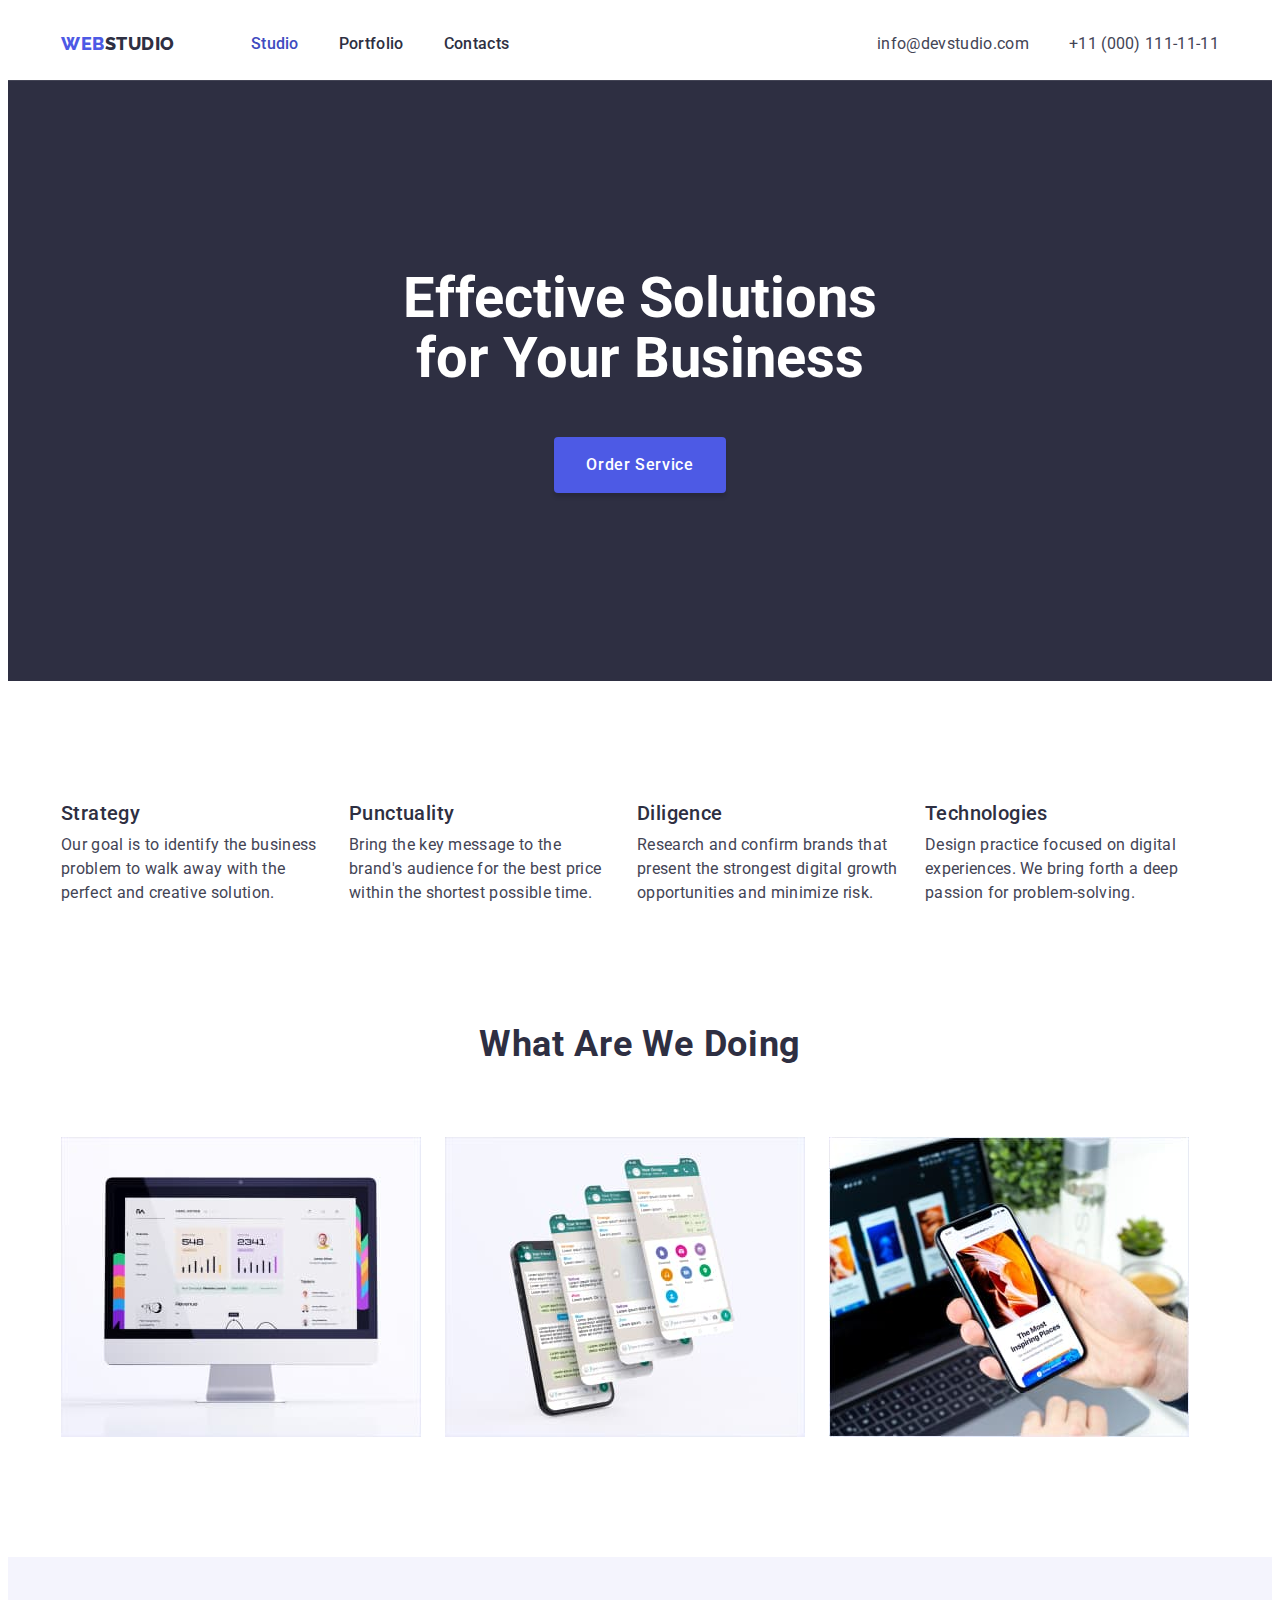
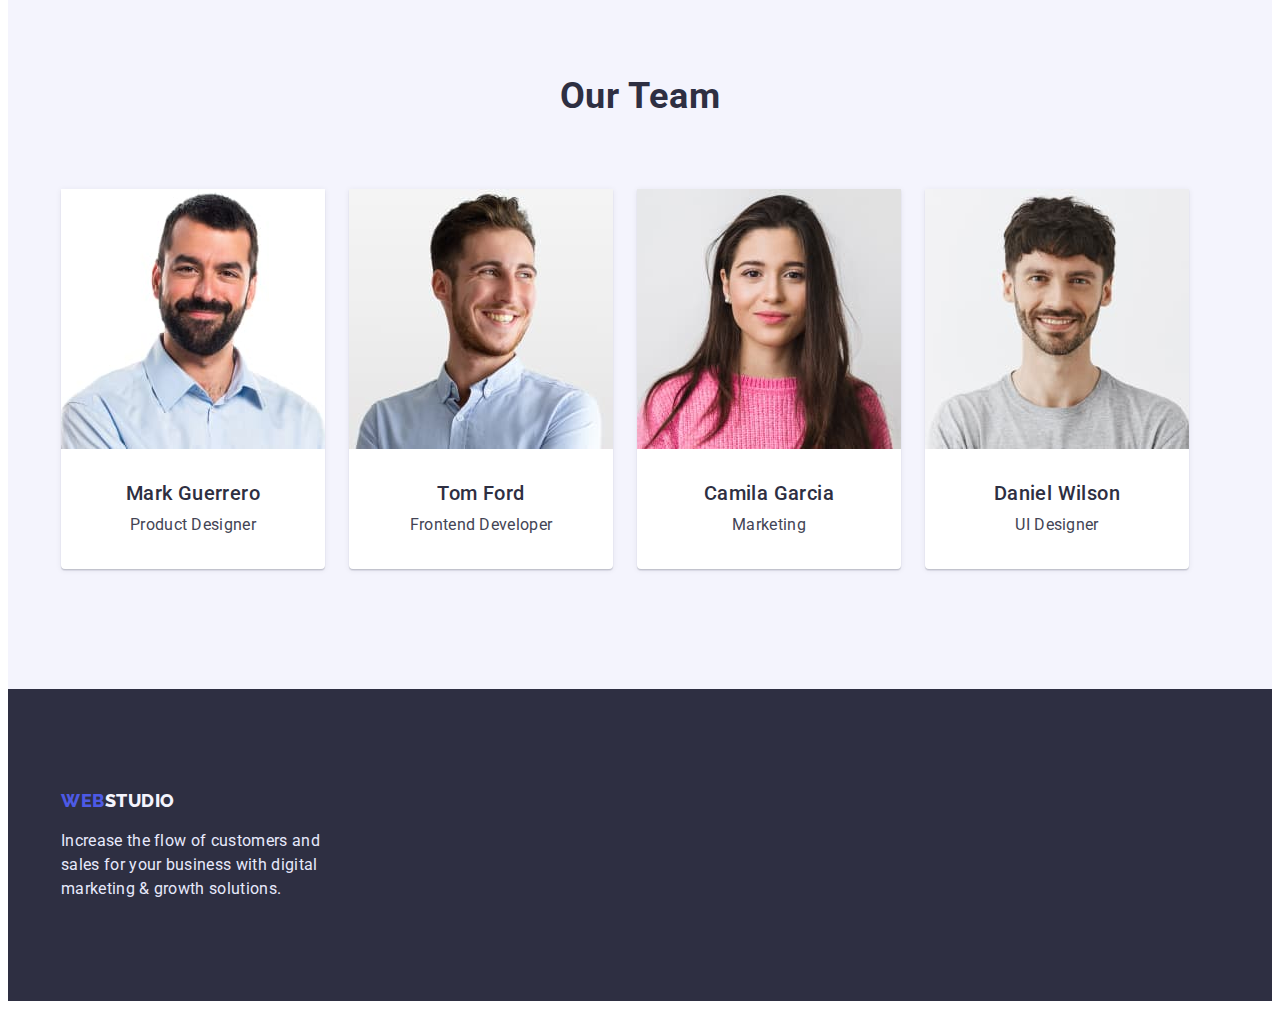
<file: index.html>
<!DOCTYPE html>
<html lang="en">
<head>
    <meta charset="UTF-8">
    <meta http-equiv="X-UA-Compatible" content="IE=edge">
    <meta name="viewport" content="width=device-width, initial-scale=1.0">
    <title>WEBSTUDIO</title>
    <link rel="preconnect" href="https://fonts.googleapis.com">
    <link rel="preconnect" href="https://fonts.gstatic.com" crossorigin>
    <link href="https://fonts.googleapis.com/css2?family=Raleway:wght@800&family=Roboto:wght@400;500;700;900&display=swap" rel="stylesheet">
    <link rel="stylesheet" href="https://cdnjs.cloudflare.com/ajax/libs/modern-normalize/1.1.0/modern-normalize.min.css"
        integrity="sha512-wpPYUAdjBVSE4KJnH1VR1HeZfpl1ub8YT/NKx4PuQ5NmX2tKuGu6U/JRp5y+Y8XG2tV+wKQpNHVUX03MfMFn9Q=="
        crossorigin="anonymous" referrerpolicy="no-referrer">
    <link rel="stylesheet" href="CSS/styles.css">
</head>
<body>
    <header class="header">
        <div class="container">
            <div class="header-box">
        <nav class="site-navigation">
            <a class="site-logo" href="./index.html">WEB<span class="site-logo-piece">STUDIO</span></a>
            <ul class="nav-list list">
            <li class="nav-item"><a class="nav-link current" href="./index.html">Studio</a></li>
            <li class="nav-item"><a class="nav-link" href="./portfolio.html">Portfolio</a></li>
            <li class="nav-item"><a class="nav-link" href="#">Contacts</a></li>
            </ul>
        </nav>
        <address class="contacts">
        <ul class="contacts-list list">
            <li class="conacts-item"><a class="contacts-link" href="mailto:info@devstudio.com">info@devstudio.com</a></li>
            <li class="conacts-item"><a class="contacts-link" href="tel:+110001111111">+11 (000) 111-11-11</a></li>
        </ul>
    </address>
    </div>
    </div>
    </header>
    <main>
        <section class="hero">
            <div class="container">
            <h1 class="hero-title">Effective Solutions for Your Business</h1>
            <button type="button" class="hero-btn">Order Service</button>
        </div>
        </section>
        <section class="benefits">
            <div class="container">
            <h2 class="visually-hidden">Our benefits</h2>
           <ul class="benefits-list list">
            <li class="benefits-item">
                <h3 class="benefits-title">Strategy</h3>
                <p class="benefits-txt">Our goal is to identify the business
                problem to walk away with the perfect and creative solution. </p>
            </li>
            <li class="benefits-item">
                <h3 class="benefits-title">Punctuality</h3>
                <p class="benefits-txt">Bring the key message to the brand's audience for the best price within the shortest possible time.</p>
            </li>
            <li class="benefits-item">
                <h3 class="benefits-title">Diligence</h3>
                <p class="benefits-txt">Research and confirm brands that present the strongest digital growth opportunities and minimize risk.</p>
            </li>
            <li class="benefits-item">
                <h3 class="benefits-title">Technologies</h3>
                <p class="benefits-txt">Design practice focused on digital experiences. We bring forth a deep passion for problem-solving.</p>
            </li>
           </ul>
        </div>
           </section>
           <section class="activity">
            <div class="container">
            <h2 class="activity-title">What are we doing</h2>
            <ul class="activity-list list">
                <li class="activity-item"><img class="activity-img" src="./images/box1.jpg" alt="some gadgets" width="360" height="300"></li>
                <li class="activity-item"><img class="activity-img" src="./images/box2.jpg" alt="some gadgets" width="360" height="300"></li>
                <li class="activity-item"><img class="activity-img" src="./images/box3.jpg" alt="some gadgets" width="360" height="300"></li>
            </ul>
        </div>
           </section>
           <section class="team">
            <div class="container">
            <h2 class="team-title">Our Team</h2>
            <ul class="team-list list">
                <li class="team-item">
                    <img class="team-img" src="./images/Mark_Guerrero.jpg" alt="Mark Guerrero photo" width="264" height="260">
                    <div class="team-box">
                    <h3 class="team-member">Mark Guerrero</h3>
                    <p class="team-txt">Product Designer</p>
                </div>
                </li>
                <li class="team-item">
                    <img class="team-img" src="./images/Tom_Ford.jpg" alt="Tom Ford photo" width="264" height="260">
                    <div class="team-box">
                    <h3 class="team-member">Tom Ford</h3>
                    <p class="team-txt">Frontend Developer</p>
                </div>
                </li>
                <li class="team-item">
                    <img class="team-img" src="./images/Camila_Garcia.jpg" alt="Camila Garcia photo" width="264" height="260">
                    <div class="team-box">
                    <h3 class="team-member">Camila Garcia</h3>
                    <p class="team-txt">Marketing</p>
                </div>
                </li>
                <li class="team-item">
                    <img class="team-img" src="./images/Daniel_Wilson.jpg" alt="Daniel Wilson photo" width="264" height="260">
                    <div class="team-box">
                    <h3 class="team-member">Daniel Wilson</h3>
                    <p class="team-txt">UI Designer</p>
                </div>
                </li>
            </ul>
        </div>
           </section>
    </main>
           <footer class="site-footer">
            <div class="container">
            <a class="site-logo" href="./index.html">Web<span class="site-logo-piece-footer">Studio</span></a>
            <p class="footer-txt">Increase the flow of customers and sales for your business with digital marketing & growth solutions.</p>
        </div>
           </footer>   
</body>
</html>
</file>
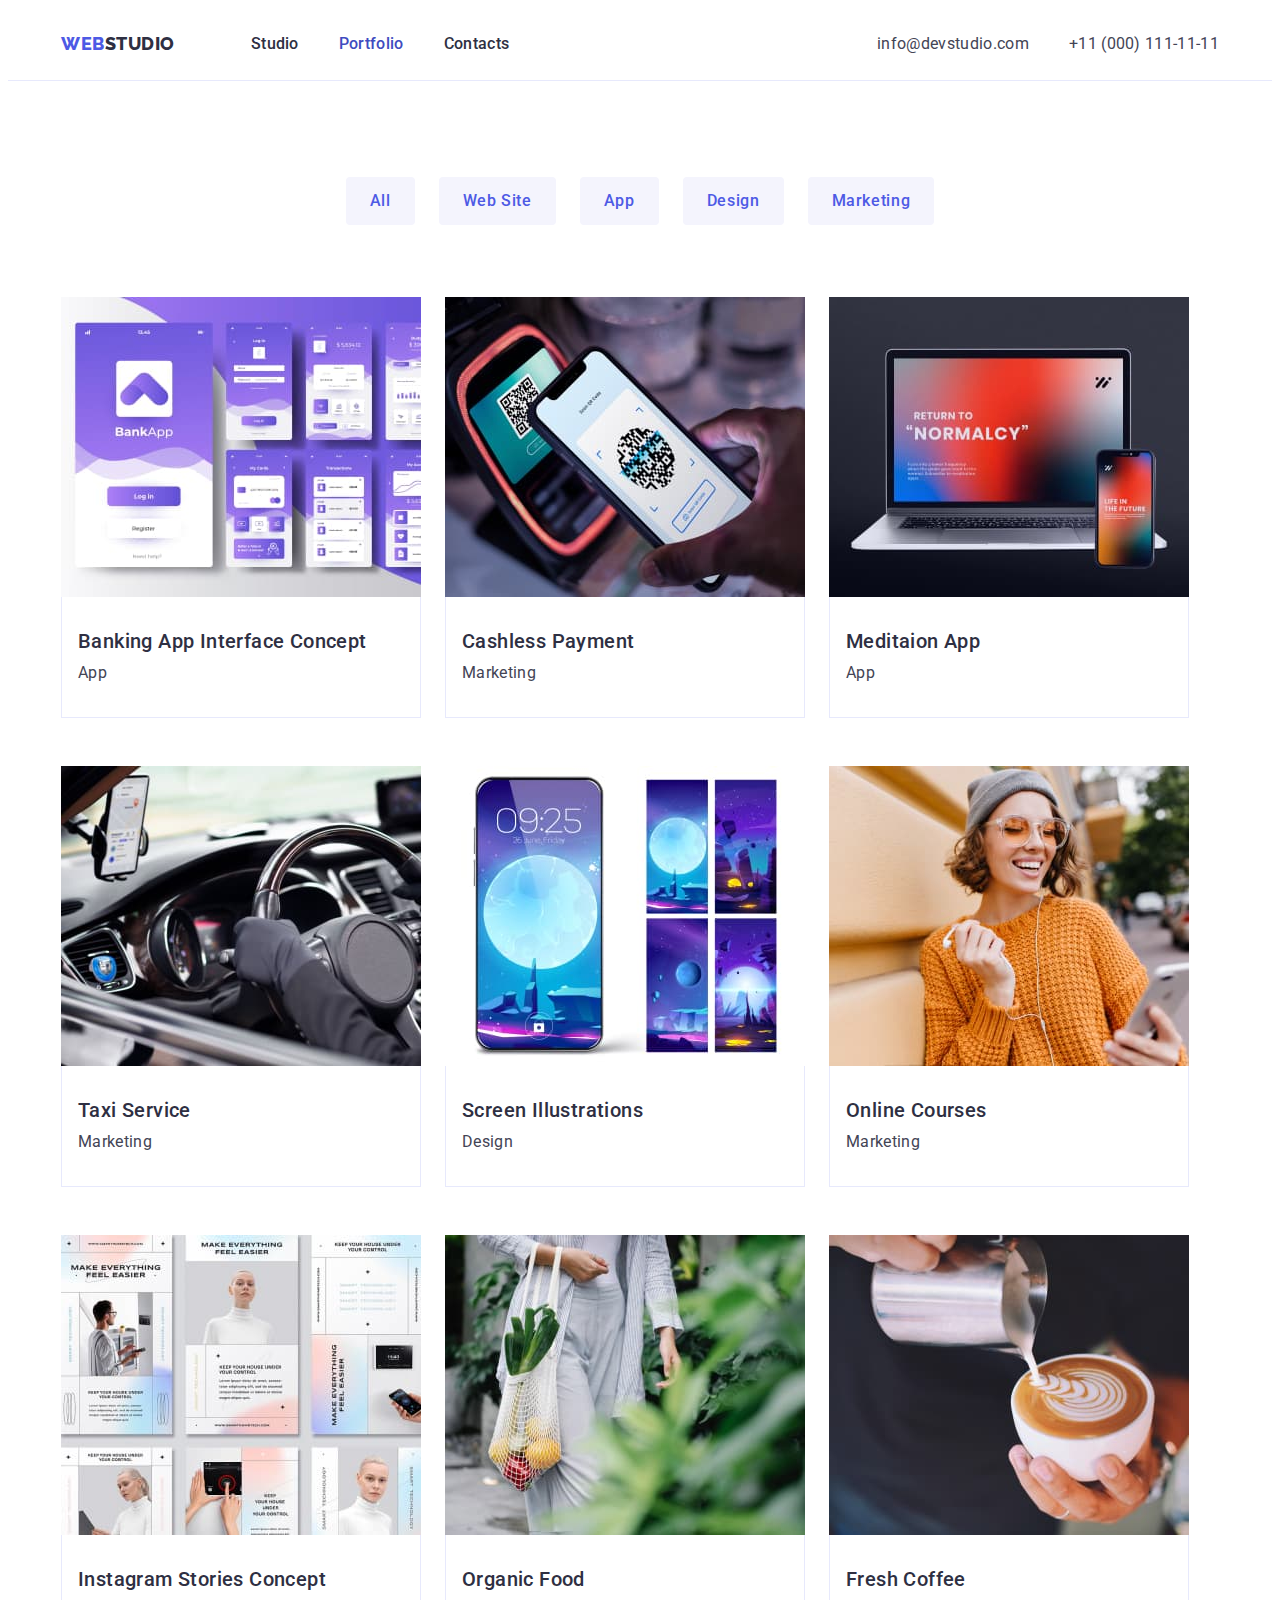
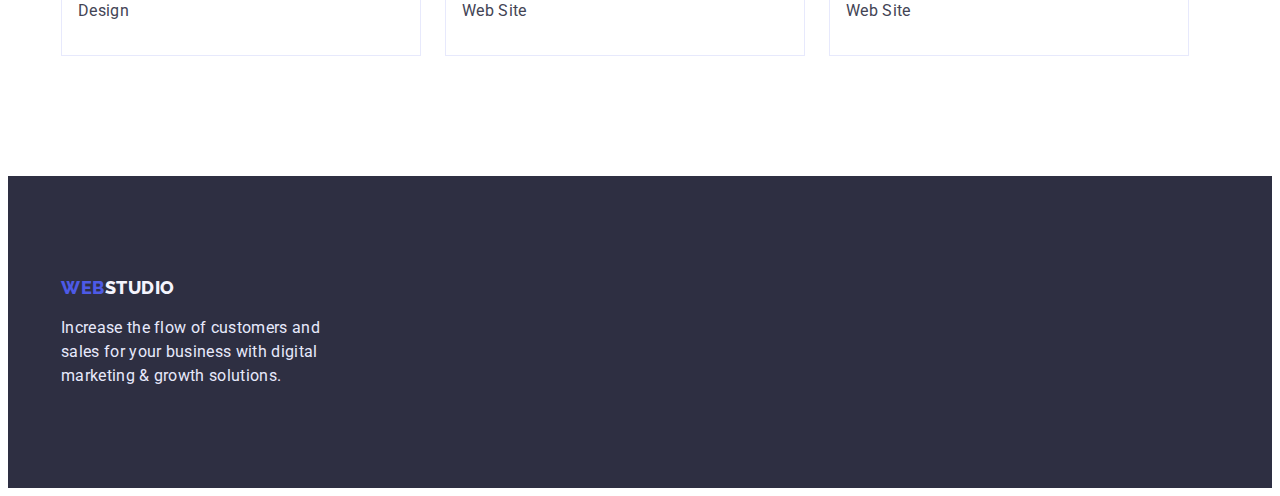
<file: portfolio.html>
<!DOCTYPE html>
<html lang="en">
<head>
    <meta charset="UTF-8">
    <meta http-equiv="X-UA-Compatible" content="IE=edge">
    <meta name="viewport" content="width=device-width, initial-scale=1.0">
    <title>Portfolio</title>
    <link rel="preconnect" href="https://fonts.googleapis.com">
    <link rel="preconnect" href="https://fonts.gstatic.com" crossorigin>
    <link href="https://fonts.googleapis.com/css2?family=Raleway:wght@800&family=Roboto:wght@400;500;700;900&display=swap" rel="stylesheet">
    <link rel="stylesheet" href="https://cdnjs.cloudflare.com/ajax/libs/modern-normalize/1.1.0/modern-normalize.min.css"
        integrity="sha512-wpPYUAdjBVSE4KJnH1VR1HeZfpl1ub8YT/NKx4PuQ5NmX2tKuGu6U/JRp5y+Y8XG2tV+wKQpNHVUX03MfMFn9Q=="
        crossorigin="anonymous" referrerpolicy="no-referrer">
    <link rel="stylesheet" href="CSS/styles.css">
</head>
<body>
    <header class="header-secondpage">
        <div class="container">
            <div class="header-box">
        <nav class="site-navigation">
            <a class="site-logo" href="./index.html">WEB<span class="site-logo-piece">STUDIO</span></a>
            <ul class="nav-list list">
            <li class="nav-item"><a class="nav-link" href="./index.html">Studio</a></li>
            <li class="nav-item"><a class="nav-link current" href="./portfolio.html">Portfolio</a></li>
            <li class="nav-item"><a class="nav-link" href="#">Contacts</a></li>
            </ul>
        </nav>
        <address class="contacts">
        <ul class="contacts-list list">
            <li class="conacts-item"><a class="contacts-link" href="mailto:info@devstudio.com">info@devstudio.com</a></li>
            <li class="conacts-item"><a class="contacts-link" href="tel:+110001111111">+11 (000) 111-11-11</a></li>
        </ul>
    </address>
    </div>
    </div>
    </header>
    <main>
        <section class="portfolio-proects">
            <div class="container">
            <h1 class="visually-hidden">Porfolio of proects</h1>
            <ul class="filter-list  list">
                <li class="filter-item"><button class="filter-btn" type="button">All</button></li>
                <li class="filter-item"><button class="filter-btn" type="button">Web Site</button></li>
                <li class="filter-item"><button class="filter-btn" type="button">App</button></li>
                <li class="filter-item"><button class="filter-btn" type="button">Design</button></li>
                <li class="filter-item"><button class="filter-btn" type="button">Marketing</button></li>
            </ul>
            <ul class="portfolio-list list">
                <li class="portfolio-item"><a class="portfolio-link" href="">
                    <img class="portfolio-img" src="./images/portfolio-img1.jpg" 
                    width="360" height="300" alt="finished project poster">
                    <div class="portfolio-box">
                    <h3 class="portfolio-title">Banking App Interface Concept</h3>
                    <p class="portfolio-txt">App</p>
                </div>
                </a>
                </li>
                <li class="portfolio-item"><a class="portfolio-link" href="">
                    <img class="portfolio-img" src="./images/portfolio-img2.jpg" 
                     width="360" height="300"  alt="finished project poster">
                     <div class="portfolio-box">
                    <h3 class="portfolio-title">Cashless Payment</h3>
                    <p class="portfolio-txt">Marketing</p>
                </div>
                </a>
                </li>
                <li class="portfolio-item"><a class="portfolio-link" href="">
                    <img class="portfolio-img" src="./images/portfolio-img3.jpg" 
                    width="360" height="300" alt="finished project poster">
                    <div class="portfolio-box">
                    <h3 class="portfolio-title">Meditaion App</h3>
                    <p class="portfolio-txt">App</p>
                </div>
                </a>
                </li>
                <li class="portfolio-item"><a class="portfolio-link" href="">
                    <img class="portfolio-img" src="./images/portfolio-img4.jpg" 
                    width="360" height="300" alt="finished project poster">
                    <div class="portfolio-box">
                    <h3 class="portfolio-title">Taxi Service</h3>
                    <p class="portfolio-txt">Marketing</p>
                </div>
                </a>
                </li>
                <li class="portfolio-item"><a class="portfolio-link" href="">
                    <img class="portfolio-img" src="./images/portfolio-img5.jpg"
                    width="360" height="300" alt="finished project poster">
                    <div class="portfolio-box">
                    <h3 class="portfolio-title">Screen Illustrations</h3>
                    <p class="portfolio-txt">Design</p>
                </div>
                </a>
                </li>
                <li class="portfolio-item"><a class="portfolio-link" href="">
                    <img class="portfolio-img" src="./images/portfolio-img6.jpg" 
                    width="360" height="300" alt="finished project poster">
                    <div class="portfolio-box">
                    <h3 class="portfolio-title">Online Courses</h3>
                    <p class="portfolio-txt">Marketing</p>
                </div>
                </a>
                </li>
                <li class="portfolio-item"><a class="portfolio-link" href="">
                    <img class="portfolio-img" src="./images/portfolio-img7.jpg" 
                    width="360" height="300" alt="finished project poster">
                    <div class="portfolio-box">
                    <h3 class="portfolio-title">Instagram Stories Concept</h3>
                    <p class="portfolio-txt">Design</p>
                </div>
                </a>
                </li>
                <li class="portfolio-item"><a class="portfolio-link" href="">
                    <img class="portfolio-img" src="./images/portfolio-img8.jpg" 
                    width="360" height="300" alt="finished project poster">
                    <div class="portfolio-box">
                    <h3 class="portfolio-title">Organic Food</h3>
                    <p class="portfolio-txt">Web Site</p>
                </div>
                </a>
                </li>
                <li class="portfolio-item"><a class="portfolio-link" href="">
                    <img class="portfolio-img" src="./images/portfolio-img9.jpg" 
                    width="360" height="300" alt="finished project poster">
                    <div class="portfolio-box">
                    <h3 class="portfolio-title">Fresh Coffee</h3>
                    <p class="portfolio-txt">Web Site</p>
                </div>
                </a>
                </li>
            </ul>
        </div>
        </section>
    </main> 
    <footer class="site-footer">
        <div class="container">
        <a class="site-logo" href="./index.html">Web<span class="site-logo-piece-footer">Studio</span></a>
        <p class="footer-txt">Increase the flow of customers and sales for your business with digital marketing & growth solutions.</p>
    </div>
       </footer>   
</body>
</html>
</file>
<file: CSS/styles.css>
:root{
    --primary-brand:#4D5AE5;
    --pressed-state:#404BBF;
    --dark:#2E2F42;
    --succes:#31D0AA;
    --text:#434455;
    --subtle-text:#8E8F99;
    --accent:#E7E9FC;
    --light:#F4F4FD;
    --modal-overlay:#2E2F42;
    --hero-background:#2E2F42;
}
p,
h1,
h2,
h3,
h4,
h5,
h6 {
    margin: 0;
}
ul,
ol {
    margin: 0;
    padding-left: 0;
}
button {
    cursor: pointer;
}
address {
    font-style: normal;
}
img {
    display: block;
}
body{
font-family: 'Roboto', sans-serif;
color:var(--text);
}
.list{
    list-style: none;
}
.visually-hidden{
    position: absolute;
    white-space: nowrap;
    width: 1px;
    height: 1px;
    overflow: hidden;
    border: 0;
    padding: 0;
    clip: rect(0 0 0 0);
    clip-path: inset(50%);
    margin: -1px;
}
.container{
    width: 1158px;
    padding-left: 15px;
    padding-right: 15px;
    margin-left: auto;
    margin-right: auto;
}
.header{
    border-bottom: 1px solid;
}
.header-secondpage{
    border-bottom: 1px solid var(--accent);
}
.header-box{
    display: flex;
    align-items: center;
    justify-content: space-between;
}
.site-navigation{
    display: flex;
}
.nav-list{
    display: flex;
}
.nav-item:not(:last-child){
    margin-right: 40px;
}
.contacts-list{
    display: flex;
    gap: 40px;
}
.site-logo{
font-family: 'Raleway';
font-weight: 800;
font-size: 18px;
line-height: 1.33;
letter-spacing: 0.03em;
text-transform: uppercase;
color:var(--primary-brand);
text-decoration: none;
padding-top: 24px;
padding-bottom: 24px;
margin-right: 76px;
}
.site-logo-piece{
    color:var(--dark);
}
.nav-link{
font-weight: 500;
font-size: 16px;
line-height: 1.50;
letter-spacing: 0.02em;
text-decoration: none;
display: block;
padding-top: 24px;
padding-bottom: 24px;    
color:var(--hero-background);
}
.nav-link.current{
    color: var(--pressed-state);
}
.nav-link:focus,
.nav-link:hover{
    color: var(--pressed-state);
}
.contacts-link{
    font-style: normal;
    font-size: 16px;
    line-height: 1.50;
    letter-spacing: 0.02em;
    text-decoration: none;
    color: var(--text); 
    padding-top: 24px;
    padding-bottom: 24px;
    
}
.contacts-link:focus,
.contacts-link:hover{
    color: var(--pressed-state);
}
.hero{
    background-color: var(--dark);
    padding-top: 188px;
    padding-bottom: 188px;
    text-align: center;
    
}
.hero-title{
font-weight: 700;
font-size: 56px;
line-height: 1.07;
/*letter-spacing: 0.02em;*/
margin-left: auto;
margin-right: auto;
color: #FFFFFF;
width: 494px;
}
.hero-btn{
margin-top: 48px;
padding-left: 32px;
padding-top: 16px;
padding-right: 32px;
padding-bottom: 16px;
font-family:inherit;
font-weight: 500;
font-size: 16px;
line-height: 1.50;
letter-spacing: 0.04em;
color: #FFFFFF;
background-color: var(--primary-brand);
border: none;
box-shadow: 0px 4px 4px rgba(0, 0, 0, 0.15);
border-radius: 4px;
}
.hero-btn:focus,
.hero-btn:hover{
    background-color: var(--pressed-state);
}
.benefits{
    padding-bottom: 120px;
    padding-top: 120px;
}
.benefits-list{
    display: flex;
}
.benefits-item{
    width: 264px;
}
.benefits-item +.benefits-item{
    margin-left: 24px;
}
.benefits-title{
font-weight: 500;
font-size: 20px;
line-height: 1.20;
letter-spacing: 0.02em;
color: var(--dark);
margin-bottom: 8px;
}
.benefits-txt{
font-size: 16px;
line-height: 1.50;
letter-spacing: 0.02em;
color: var(--text);
}
.activity{
    text-align: center;
    padding-bottom: 120px;
}
.activity-title{
font-weight: 700;
font-size: 36px;
line-height: 1.11;
letter-spacing: 0.02em;
text-transform: capitalize;
color: var(--dark);
margin-bottom: 72px;
}
.activity-list{
    display: flex;
}
.activity-item:not(:last-child){
    margin-right: 24px;
}   
.team{
    background-color:var(--light);
    padding-top: 120px;
    padding-bottom: 120px;
  
}
.team-list{
    display: flex;
}
.team-item{
width: 264px;
background: #FFFFFF;
box-shadow: 0px 1px 6px rgba(46, 47, 66, 0.08),
            0px 1px 1px rgba(46, 47, 66, 0.16), 
            0px 2px 1px rgba(46, 47, 66, 0.08);
border-radius: 0px 0px 4px 4px;
text-align: center;
}
.team-item+.team-item{
    margin-left: 24px;
}

.team-title{
font-weight: 700;
font-size: 36px;
line-height: 1.11;
letter-spacing: 0.02em;
text-transform: capitalize;
color: var(--dark);
text-align: center;
margin-bottom: 72px;
}
.team-box{
    padding-bottom: 32px;
    padding-top: 32px;
}
.team-member{
font-weight: 500;
font-size: 20px;
line-height: 1.20;
letter-spacing: 0.02em;
color: var(--dark);
margin-bottom: 8px;
}
.team-txt{
font-size: 16px;
line-height: 1.50;
letter-spacing: 0.02em;
color: var(--text);
}
.site-footer{
    background-color: var(--dark);
    padding-top: 100px;
    padding-bottom: 100px;
}
.footer-txt{
font-size: 16px;
line-height: 1.50;
letter-spacing: 0.02em;
color: var(--accent);
margin-top: 16px;
width: 264px;
}
.site-logo-piece-footer{
    color: var(--light);
}
.portfolio-proects{
    padding-top: 96px;
    padding-bottom: 120px;
}
.filter-list{
    display: flex;
    justify-content: center;
    gap: 24px;
    margin-bottom: 72px;
}
.filter-btn{
    font-family:inherit;
    font-weight: 500;
    font-size: 16px;
    line-height: 1.50;
    letter-spacing: 0.04em;
    color: var(--primary-brand);
    background-color: var(--light);
    border: none;
    border-radius: 4px;
    padding: 12px 24px;
}
.filter-btn:focus,
.filter-btn:hover{
    background-color: var(--pressed-state);
    color: #FFFFFF;
    box-shadow: 0px 4px 4px rgba(0, 0, 0, 0.15);
}
.portfolio-list{
    display: flex;
    flex-wrap: wrap;
}
.portfolio-item{
    margin-right: 24px;
    margin-bottom: 48px;
    
    }
.portfolio-item:nth-child(3n){
    margin-right: 0;
}
.portfolio-item:nth-last-child(-n+3){
    margin-bottom: 0;
}
.portfolio-link{
    text-decoration: none;
}
.portfolio-title{
font-weight: 500;
font-size: 20px;
line-height: 1.20;
letter-spacing: 0.02em;
color: var(--dark);
margin-bottom: 8px;
}
.portfolio-txt{
font-size: 16px;
line-height: 1.50;
letter-spacing: 0.02em;
color: var(--text);
}
.portfolio-box{
    padding-left: 16px;
    padding-top: 32px;
    padding-bottom: 32px;
    border: 1px solid var(--accent);
    border-top: none;
}
</file>
